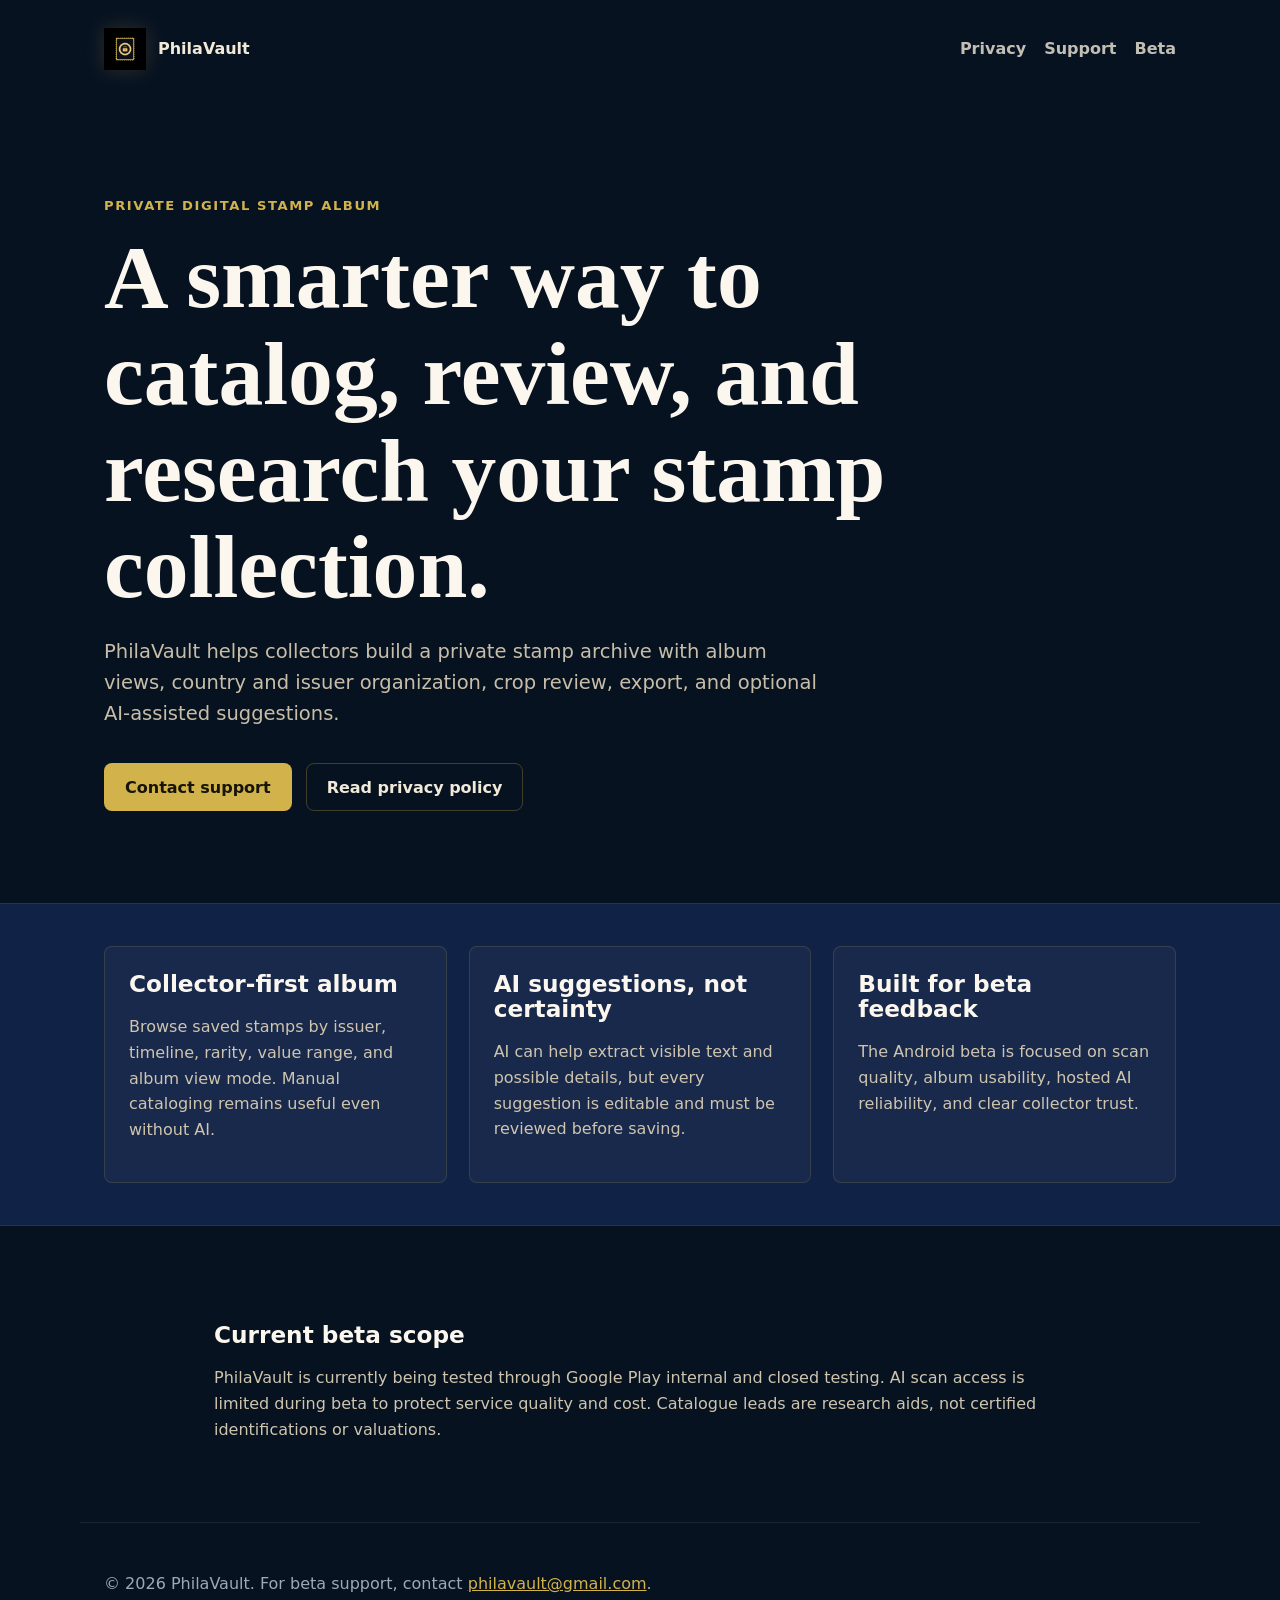
<file: index.html>
<!doctype html>
<html lang="en-GB">
  <head>
    <meta charset="utf-8" />
    <meta name="viewport" content="width=device-width, initial-scale=1" />
    <title>PhilaVault | Private Digital Stamp Album</title>
    <meta
      name="description"
      content="PhilaVault is a private digital stamp album with AI-assisted cataloging suggestions for collectors."
    />
    <link rel="icon" href="favicon.png" />
    <link rel="stylesheet" href="styles.css" />
  </head>
  <body>
    <header class="site-header">
      <a class="brand" href="index.html" aria-label="PhilaVault home">
        <img class="brand-mark" src="brand-mark.png" alt="" aria-hidden="true" />
        <span>PhilaVault</span>
      </a>
      <nav aria-label="Main navigation">
        <a href="privacy.html">Privacy</a>
        <a href="support.html">Support</a>
        <a href="beta.html">Beta</a>
      </nav>
    </header>

    <main>
      <section class="hero">
        <p class="eyebrow">Private digital stamp album</p>
        <h1>A smarter way to catalog, review, and research your stamp collection.</h1>
        <p class="lead">
          PhilaVault helps collectors build a private stamp archive with album views,
          country and issuer organization, crop review, export, and optional
          AI-assisted suggestions.
        </p>
        <div class="actions">
          <a class="button primary" href="support.html">Contact support</a>
          <a class="button" href="privacy.html">Read privacy policy</a>
        </div>
      </section>

      <section class="band">
        <div class="grid">
          <article>
            <h2>Collector-first album</h2>
            <p>
              Browse saved stamps by issuer, timeline, rarity, value range, and
              album view mode. Manual cataloging remains useful even without AI.
            </p>
          </article>
          <article>
            <h2>AI suggestions, not certainty</h2>
            <p>
              AI can help extract visible text and possible details, but every
              suggestion is editable and must be reviewed before saving.
            </p>
          </article>
          <article>
            <h2>Built for beta feedback</h2>
            <p>
              The Android beta is focused on scan quality, album usability, hosted AI
              reliability, and clear collector trust.
            </p>
          </article>
        </div>
      </section>

      <section class="content">
        <h2>Current beta scope</h2>
        <p>
          PhilaVault is currently being tested through Google Play internal and
          closed testing. AI scan access is limited during beta to protect service
          quality and cost. Catalogue leads are research aids, not certified
          identifications or valuations.
        </p>
      </section>
    </main>

    <footer>
      <p>© 2026 PhilaVault. For beta support, contact <a href="mailto:philavault@gmail.com">philavault@gmail.com</a>.</p>
    </footer>
  </body>
</html>
</file>
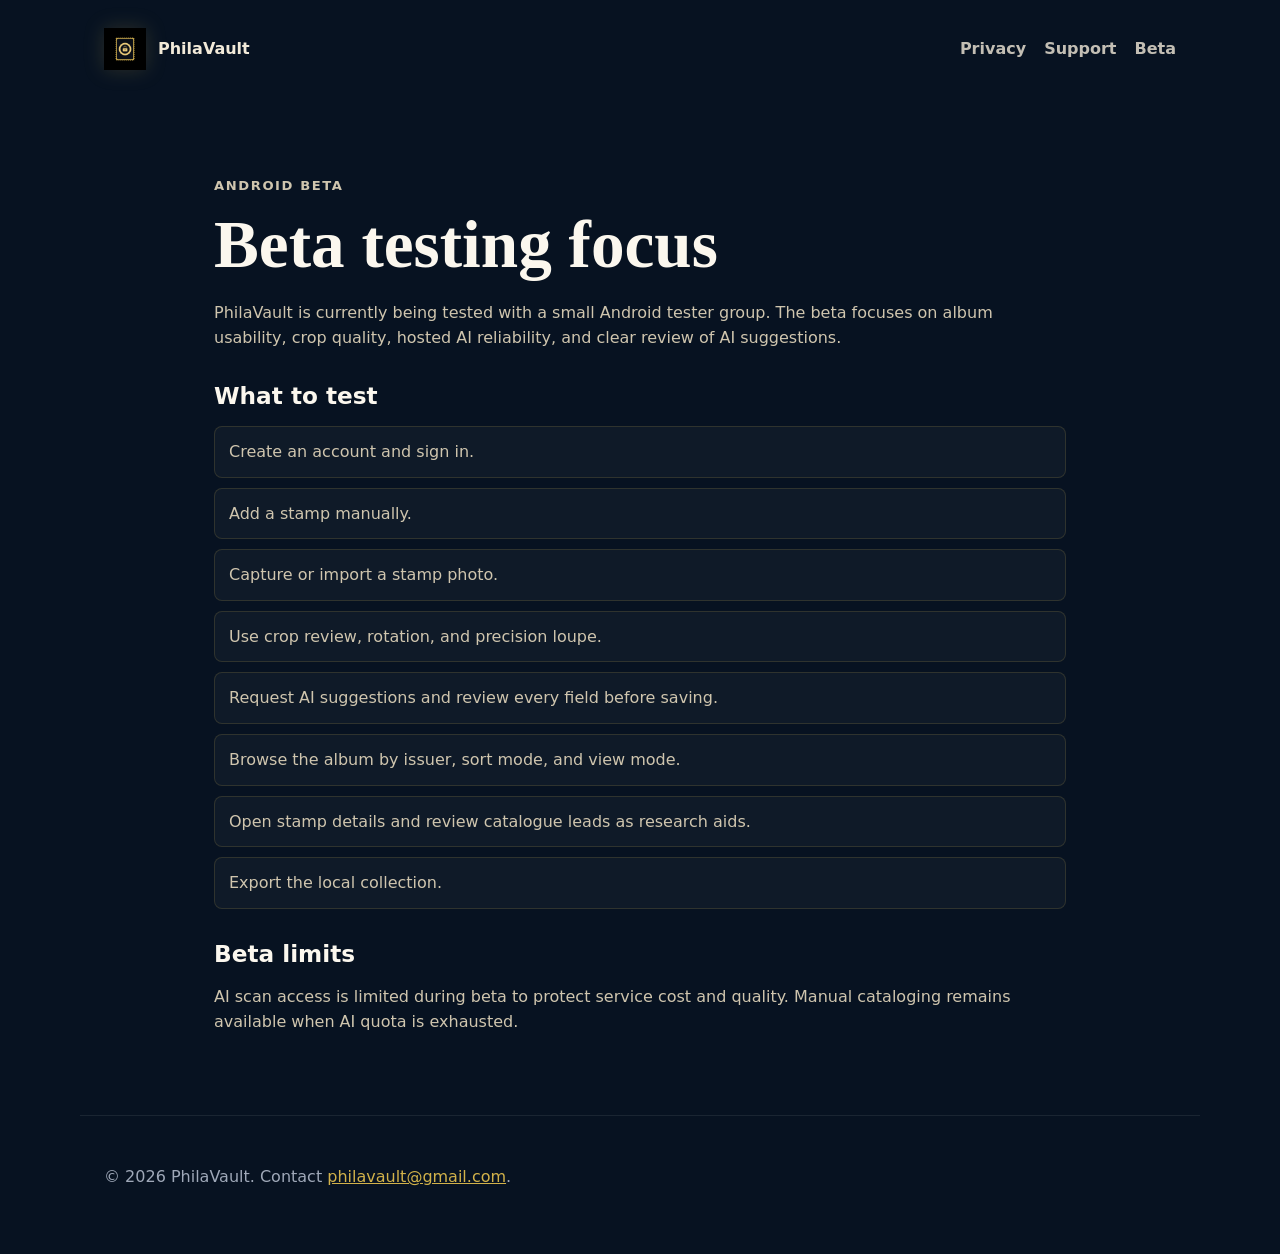
<file: beta.html>
<!doctype html>
<html lang="en-GB">
  <head>
    <meta charset="utf-8" />
    <meta name="viewport" content="width=device-width, initial-scale=1" />
    <title>Beta Testing | PhilaVault</title>
    <meta name="description" content="PhilaVault Android beta testing notes." />
    <link rel="icon" href="favicon.png" />
    <link rel="stylesheet" href="styles.css" />
  </head>
  <body>
    <header class="site-header">
      <a class="brand" href="index.html" aria-label="PhilaVault home">
        <img class="brand-mark" src="brand-mark.png" alt="" aria-hidden="true" />
        <span>PhilaVault</span>
      </a>
      <nav aria-label="Main navigation">
        <a href="privacy.html">Privacy</a>
        <a href="support.html">Support</a>
        <a href="beta.html">Beta</a>
      </nav>
    </header>

    <main class="content">
      <p class="eyebrow">Android beta</p>
      <h1>Beta testing focus</h1>
      <p>
        PhilaVault is currently being tested with a small Android tester group.
        The beta focuses on album usability, crop quality, hosted AI reliability,
        and clear review of AI suggestions.
      </p>

      <h2>What to test</h2>
      <ul>
        <li>Create an account and sign in.</li>
        <li>Add a stamp manually.</li>
        <li>Capture or import a stamp photo.</li>
        <li>Use crop review, rotation, and precision loupe.</li>
        <li>Request AI suggestions and review every field before saving.</li>
        <li>Browse the album by issuer, sort mode, and view mode.</li>
        <li>Open stamp details and review catalogue leads as research aids.</li>
        <li>Export the local collection.</li>
      </ul>

      <h2>Beta limits</h2>
      <p>
        AI scan access is limited during beta to protect service cost and quality.
        Manual cataloging remains available when AI quota is exhausted.
      </p>
    </main>

    <footer>
      <p>© 2026 PhilaVault. Contact <a href="mailto:philavault@gmail.com">philavault@gmail.com</a>.</p>
    </footer>
  </body>
</html>
</file>
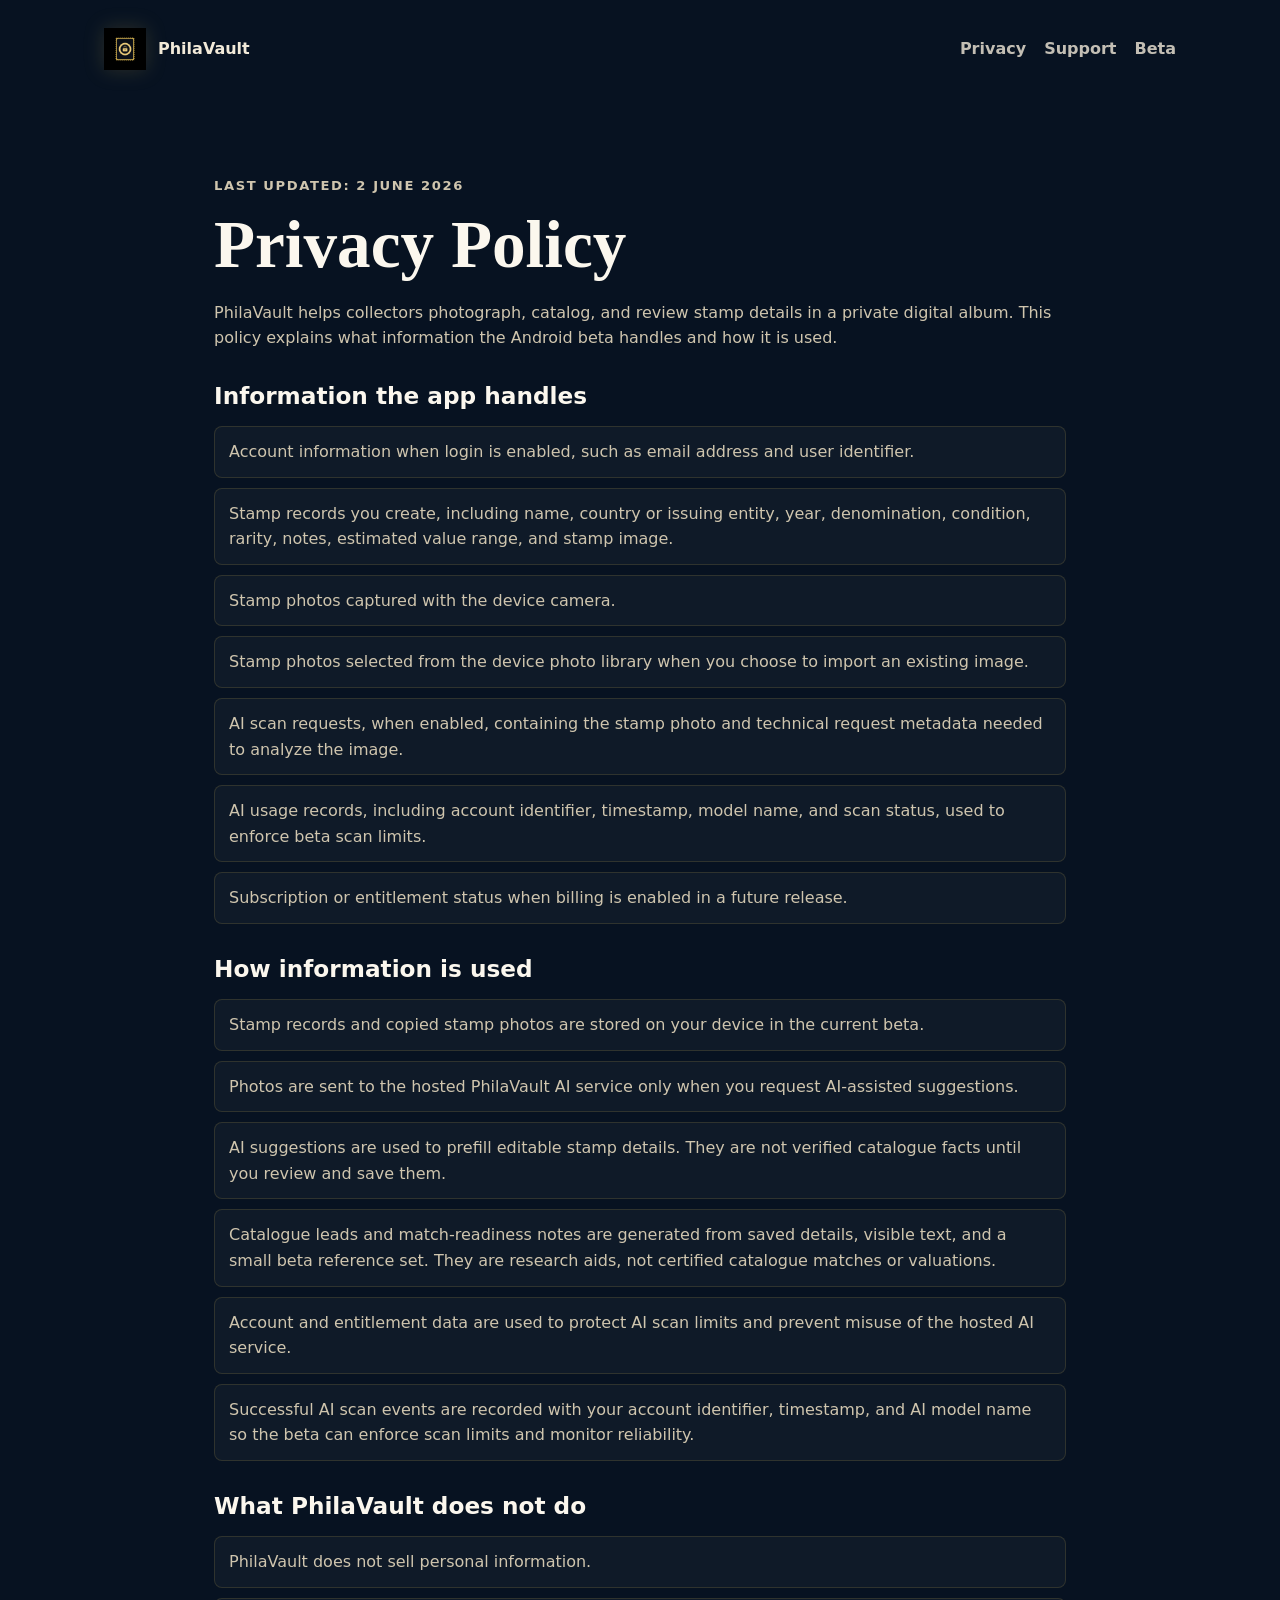
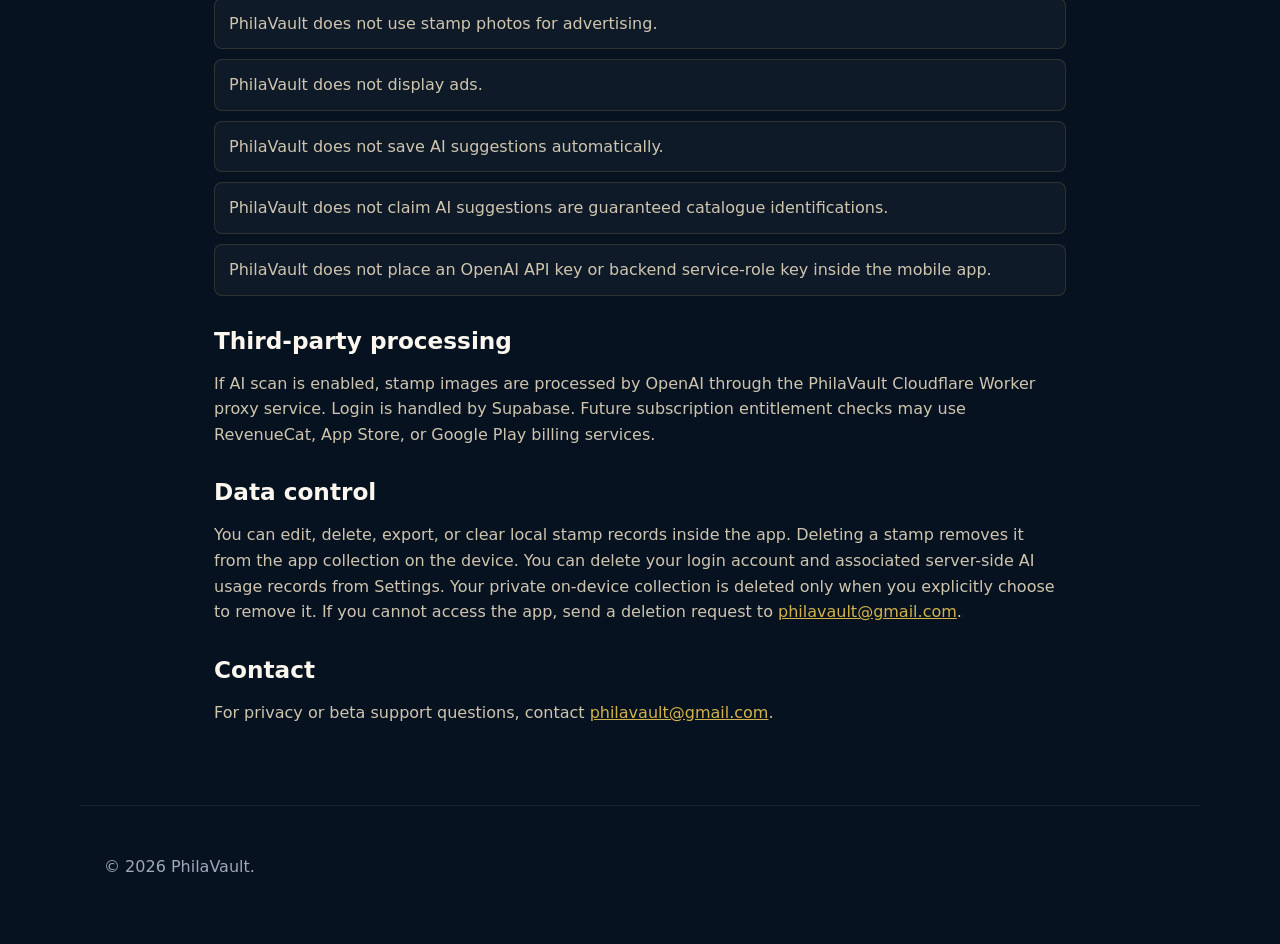
<file: privacy.html>
<!doctype html>
<html lang="en-GB">
  <head>
    <meta charset="utf-8" />
    <meta name="viewport" content="width=device-width, initial-scale=1" />
    <title>Privacy Policy | PhilaVault</title>
    <meta name="description" content="Privacy policy for the PhilaVault Android beta." />
    <link rel="icon" href="favicon.png" />
    <link rel="stylesheet" href="styles.css" />
  </head>
  <body>
    <header class="site-header">
      <a class="brand" href="index.html" aria-label="PhilaVault home">
        <img class="brand-mark" src="brand-mark.png" alt="" aria-hidden="true" />
        <span>PhilaVault</span>
      </a>
      <nav aria-label="Main navigation">
        <a href="privacy.html">Privacy</a>
        <a href="support.html">Support</a>
        <a href="beta.html">Beta</a>
      </nav>
    </header>

    <main class="content legal">
      <p class="eyebrow">Last updated: 2 June 2026</p>
      <h1>Privacy Policy</h1>
      <p>
        PhilaVault helps collectors photograph, catalog, and review stamp details in
        a private digital album. This policy explains what information the Android
        beta handles and how it is used.
      </p>

      <h2>Information the app handles</h2>
      <ul>
        <li>Account information when login is enabled, such as email address and user identifier.</li>
        <li>Stamp records you create, including name, country or issuing entity, year, denomination, condition, rarity, notes, estimated value range, and stamp image.</li>
        <li>Stamp photos captured with the device camera.</li>
        <li>Stamp photos selected from the device photo library when you choose to import an existing image.</li>
        <li>AI scan requests, when enabled, containing the stamp photo and technical request metadata needed to analyze the image.</li>
        <li>AI usage records, including account identifier, timestamp, model name, and scan status, used to enforce beta scan limits.</li>
        <li>Subscription or entitlement status when billing is enabled in a future release.</li>
      </ul>

      <h2>How information is used</h2>
      <ul>
        <li>Stamp records and copied stamp photos are stored on your device in the current beta.</li>
        <li>Photos are sent to the hosted PhilaVault AI service only when you request AI-assisted suggestions.</li>
        <li>AI suggestions are used to prefill editable stamp details. They are not verified catalogue facts until you review and save them.</li>
        <li>Catalogue leads and match-readiness notes are generated from saved details, visible text, and a small beta reference set. They are research aids, not certified catalogue matches or valuations.</li>
        <li>Account and entitlement data are used to protect AI scan limits and prevent misuse of the hosted AI service.</li>
        <li>Successful AI scan events are recorded with your account identifier, timestamp, and AI model name so the beta can enforce scan limits and monitor reliability.</li>
      </ul>

      <h2>What PhilaVault does not do</h2>
      <ul>
        <li>PhilaVault does not sell personal information.</li>
        <li>PhilaVault does not use stamp photos for advertising.</li>
        <li>PhilaVault does not display ads.</li>
        <li>PhilaVault does not save AI suggestions automatically.</li>
        <li>PhilaVault does not claim AI suggestions are guaranteed catalogue identifications.</li>
        <li>PhilaVault does not place an OpenAI API key or backend service-role key inside the mobile app.</li>
      </ul>

      <h2>Third-party processing</h2>
      <p>
        If AI scan is enabled, stamp images are processed by OpenAI through the
        PhilaVault Cloudflare Worker proxy service. Login is handled by Supabase.
        Future subscription entitlement checks may use RevenueCat, App Store, or
        Google Play billing services.
      </p>

      <h2>Data control</h2>
      <p>
        You can edit, delete, export, or clear local stamp records inside the app.
        Deleting a stamp removes it from the app collection on the device. You can
        delete your login account and associated server-side AI usage records from
        Settings. Your private on-device collection is deleted only when you
        explicitly choose to remove it. If you cannot access the app, send a deletion
        request to <a href="mailto:philavault@gmail.com">philavault@gmail.com</a>.
      </p>

      <h2>Contact</h2>
      <p>
        For privacy or beta support questions, contact
        <a href="mailto:philavault@gmail.com">philavault@gmail.com</a>.
      </p>
    </main>

    <footer>
      <p>© 2026 PhilaVault.</p>
    </footer>
  </body>
</html>
</file>
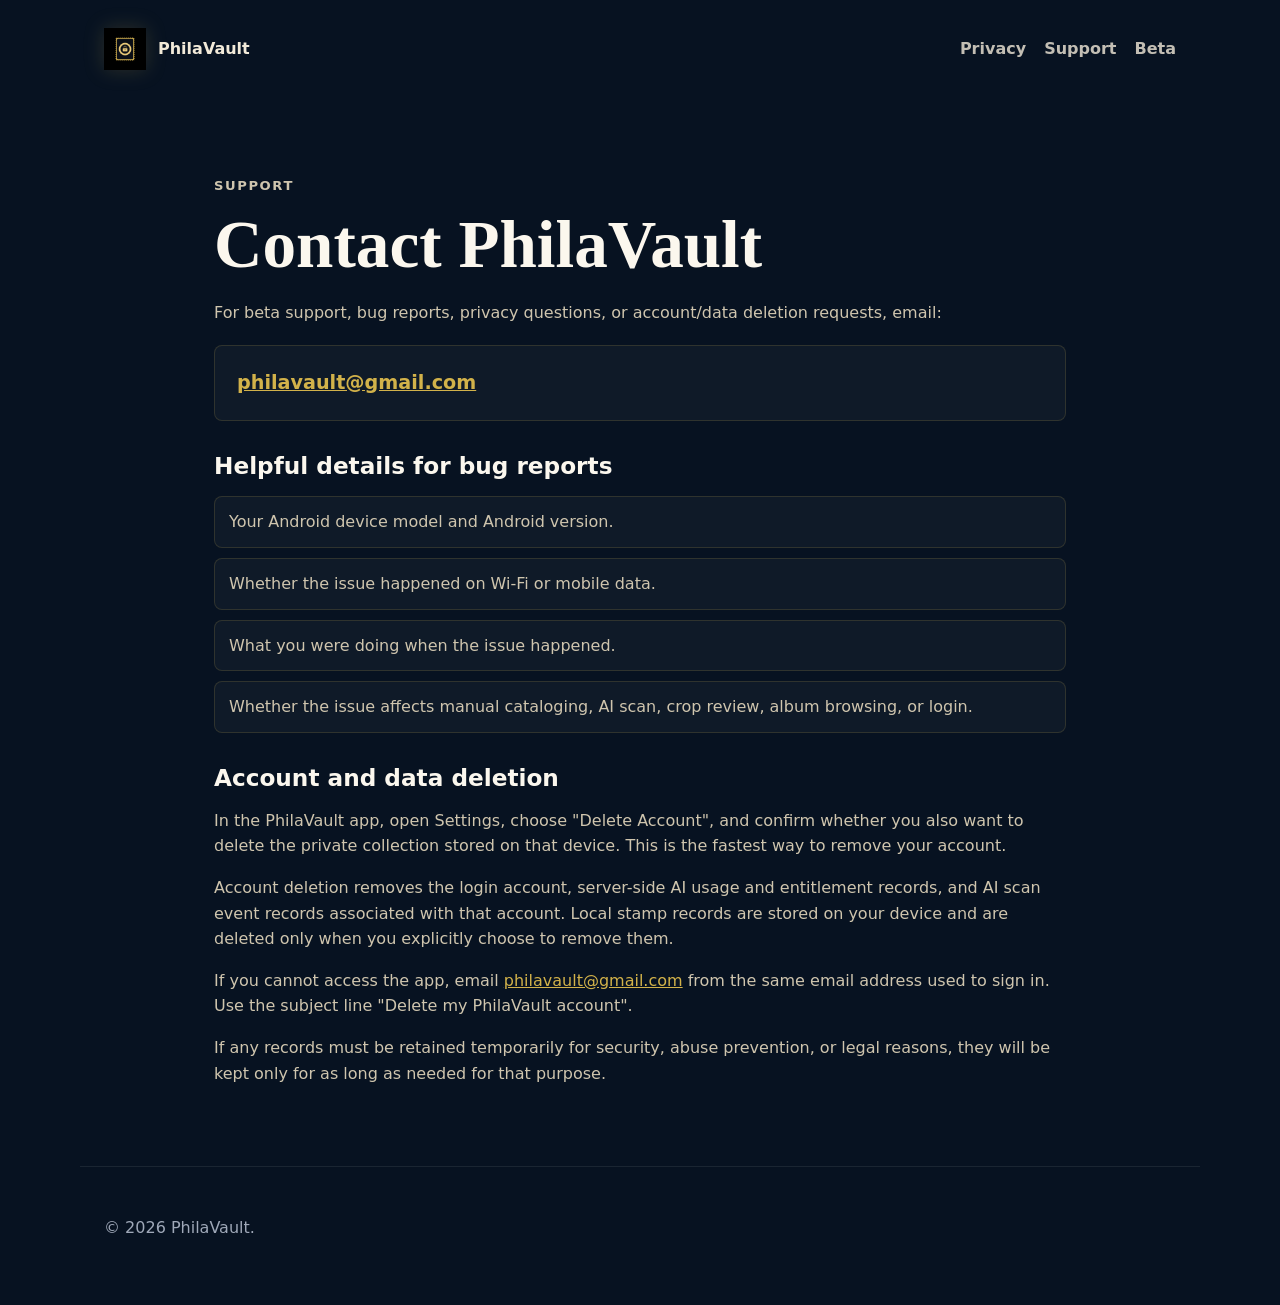
<file: support.html>
<!doctype html>
<html lang="en-GB">
  <head>
    <meta charset="utf-8" />
    <meta name="viewport" content="width=device-width, initial-scale=1" />
    <title>Support | PhilaVault</title>
    <meta name="description" content="Support and beta feedback contact for PhilaVault." />
    <link rel="icon" href="favicon.png" />
    <link rel="stylesheet" href="styles.css" />
  </head>
  <body>
    <header class="site-header">
      <a class="brand" href="index.html" aria-label="PhilaVault home">
        <img class="brand-mark" src="brand-mark.png" alt="" aria-hidden="true" />
        <span>PhilaVault</span>
      </a>
      <nav aria-label="Main navigation">
        <a href="privacy.html">Privacy</a>
        <a href="support.html">Support</a>
        <a href="beta.html">Beta</a>
      </nav>
    </header>

    <main class="content">
      <p class="eyebrow">Support</p>
      <h1>Contact PhilaVault</h1>
      <p>
        For beta support, bug reports, privacy questions, or account/data deletion
        requests, email:
      </p>
      <p class="contact-card">
        <a href="mailto:philavault@gmail.com">philavault@gmail.com</a>
      </p>

      <h2>Helpful details for bug reports</h2>
      <ul>
        <li>Your Android device model and Android version.</li>
        <li>Whether the issue happened on Wi-Fi or mobile data.</li>
        <li>What you were doing when the issue happened.</li>
        <li>Whether the issue affects manual cataloging, AI scan, crop review, album browsing, or login.</li>
      </ul>

      <h2>Account and data deletion</h2>
      <p>
        In the PhilaVault app, open Settings, choose "Delete Account", and confirm
        whether you also want to delete the private collection stored on that device.
        This is the fastest way to remove your account.
      </p>
      <p>
        Account deletion removes the login account, server-side AI usage and
        entitlement records, and AI scan event records associated with that account.
        Local stamp records are stored on your device and are deleted only when you
        explicitly choose to remove them.
      </p>
      <p>
        If you cannot access the app, email
        <a href="mailto:philavault@gmail.com">philavault@gmail.com</a> from the same
        email address used to sign in. Use the subject line "Delete my PhilaVault
        account".
      </p>
      <p>
        If any records must be retained temporarily for security, abuse prevention, or
        legal reasons, they will be kept only for as long as needed for that purpose.
      </p>
    </main>

    <footer>
      <p>© 2026 PhilaVault.</p>
    </footer>
  </body>
</html>
</file>
<file: styles.css>
:root {
  --ink: #071221;
  --navy: #102246;
  --paper: #f2ead9;
  --paper-soft: #fbf7ee;
  --brass: #d2b24a;
  --muted: #9fa8b8;
  --line: rgba(210, 178, 74, 0.28);
  --white: #ffffff;
}

* {
  box-sizing: border-box;
}

body {
  margin: 0;
  background: var(--ink);
  color: var(--paper);
  font-family:
    Inter, ui-sans-serif, system-ui, -apple-system, BlinkMacSystemFont, "Segoe UI",
    sans-serif;
  line-height: 1.6;
}

a {
  color: var(--brass);
}

.site-header {
  display: flex;
  align-items: center;
  justify-content: space-between;
  gap: 24px;
  max-width: 1120px;
  margin: 0 auto;
  padding: 28px 24px;
}

.brand {
  display: inline-flex;
  align-items: center;
  gap: 12px;
  color: var(--paper);
  font-weight: 800;
  text-decoration: none;
  letter-spacing: 0;
}

.brand-mark {
  width: 42px;
  height: 42px;
  object-fit: contain;
  filter: drop-shadow(0 0 10px rgba(210, 178, 74, 0.18));
}

nav {
  display: flex;
  gap: 18px;
  flex-wrap: wrap;
}

nav a {
  color: var(--paper);
  font-weight: 650;
  text-decoration: none;
  opacity: 0.8;
}

nav a:hover {
  opacity: 1;
}

.hero {
  max-width: 1120px;
  margin: 0 auto;
  padding: 84px 24px 92px;
}

.eyebrow {
  color: var(--brass);
  font-size: 0.82rem;
  font-weight: 800;
  letter-spacing: 0.12em;
  text-transform: uppercase;
}

h1,
h2 {
  margin: 0 0 18px;
  color: var(--paper-soft);
  line-height: 1.08;
}

h1 {
  max-width: 850px;
  font-family: Georgia, "Times New Roman", serif;
  font-size: clamp(2.5rem, 7vw, 5.6rem);
  font-weight: 800;
}

h2 {
  margin-top: 32px;
  font-size: 1.45rem;
}

.lead {
  max-width: 720px;
  color: #c8bea8;
  font-size: 1.22rem;
}

.actions {
  display: flex;
  gap: 14px;
  flex-wrap: wrap;
  margin-top: 34px;
}

.button {
  display: inline-flex;
  align-items: center;
  justify-content: center;
  min-height: 48px;
  padding: 0 20px;
  border: 1px solid var(--line);
  border-radius: 8px;
  color: var(--paper);
  font-weight: 800;
  text-decoration: none;
}

.button.primary {
  background: var(--brass);
  color: #17140a;
}

.band {
  border-top: 1px solid rgba(255, 255, 255, 0.08);
  border-bottom: 1px solid rgba(255, 255, 255, 0.08);
  background: var(--navy);
}

.grid {
  display: grid;
  grid-template-columns: repeat(3, minmax(0, 1fr));
  gap: 22px;
  max-width: 1120px;
  margin: 0 auto;
  padding: 42px 24px;
}

.grid article,
.contact-card,
.legal li,
.content li {
  border: 1px solid rgba(210, 178, 74, 0.16);
  border-radius: 8px;
  background: rgba(255, 255, 255, 0.035);
}

.grid article {
  padding: 24px;
}

.grid h2 {
  margin-top: 0;
}

.grid p,
.content p,
.content li {
  color: #cfc5ae;
}

.content {
  max-width: 900px;
  margin: 0 auto;
  padding: 64px 24px;
}

.content h1 {
  font-size: clamp(2.2rem, 6vw, 4.2rem);
}

.content ul {
  display: grid;
  gap: 10px;
  padding: 0;
  list-style: none;
}

.content li {
  padding: 12px 14px;
}

.contact-card {
  padding: 22px;
  font-size: 1.2rem;
  font-weight: 800;
}

footer {
  max-width: 1120px;
  margin: 0 auto;
  padding: 32px 24px 48px;
  color: var(--muted);
  border-top: 1px solid rgba(255, 255, 255, 0.08);
}

@media (max-width: 760px) {
  .site-header {
    align-items: flex-start;
    flex-direction: column;
  }

  .hero {
    padding-top: 52px;
  }

  .grid {
    grid-template-columns: 1fr;
  }
}
</file>
